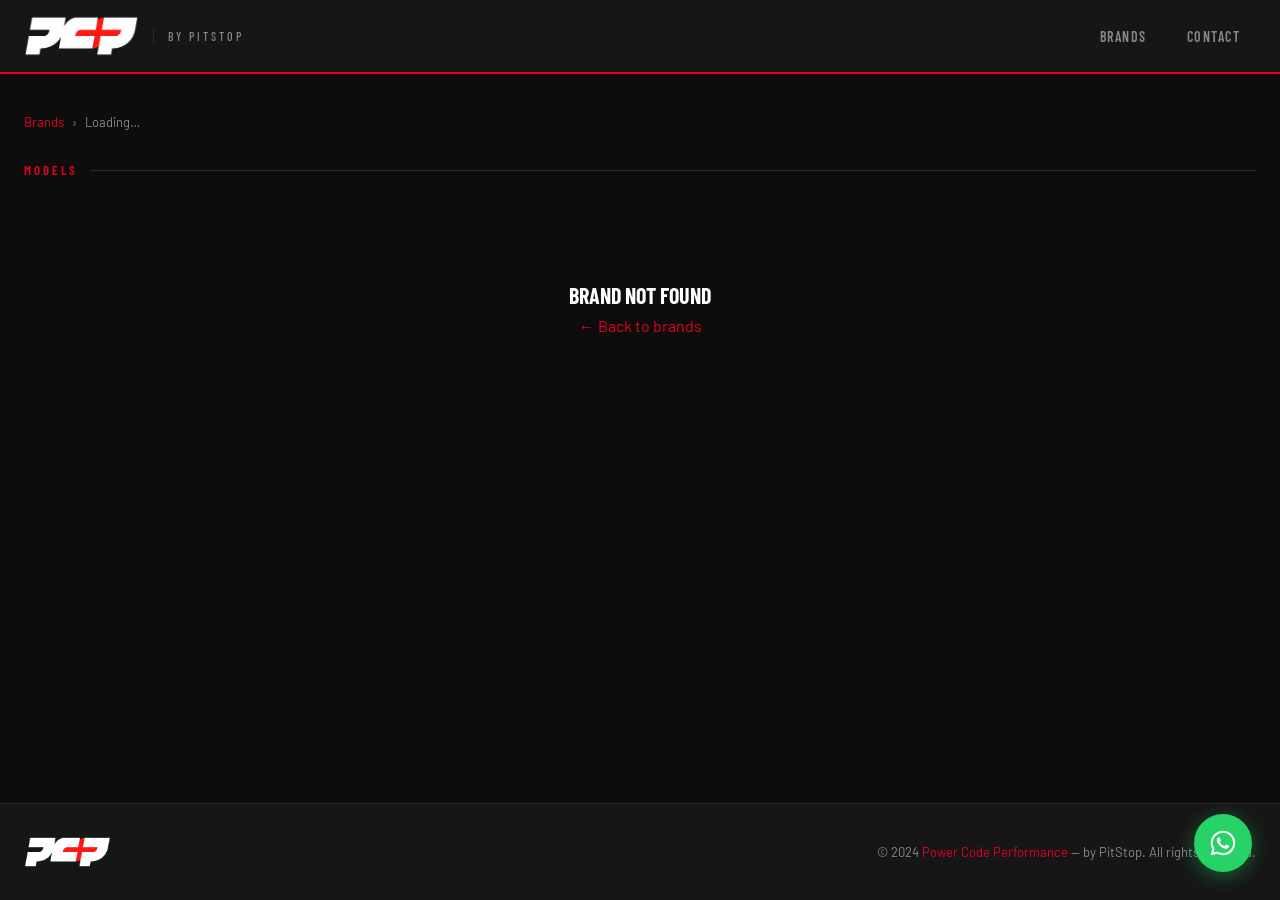
<file: brand.html>
<!DOCTYPE html>
<html lang="en">
<head>
  <meta charset="UTF-8" />
  <meta name="viewport" content="width=device-width, initial-scale=1.0" />
  <title>Brand — Power Code Performance</title>
  <link rel="stylesheet" href="style.css" />
</head>
<body>

  <!-- HEADER -->
  <header>
    <div class="header-inner">
      <a class="logo-wrap" href="index.html">
        <img src="images/logo.png" alt="Power Code Performance" />
        <span class="tagline">by PitStop</span>
      </a>
      <nav>
        <a href="index.html">Brands</a>
        <a href="contact.html">Contact</a>
      </nav>
    </div>
  </header>

  <!-- MAIN -->
  <main>
    <div class="breadcrumb" id="breadcrumb">
      <a href="index.html">Brands</a>
      <span>›</span>
      <span id="breadcrumbBrand">Loading…</span>
    </div>

    <div id="brandHeader"></div>

    <div class="section-title" id="modelsTitle">Models</div>
    <div class="models-list" id="modelsList">
      <div class="loading">Loading models…</div>
    </div>
  </main>

  <!-- FOOTER -->
  <footer>
    <div class="footer-inner">
      <div class="footer-logo"><img src="images/logo.png" alt="PCP" /></div>
      <div class="footer-copy">&copy; 2024 <span>Power Code Performance</span> — by PitStop. All rights reserved.</div>
    </div>
  </footer>

  <!-- WHATSAPP FLOAT -->
  <a class="whatsapp-float" href="https://wa.me/972549326225" target="_blank" title="Chat on WhatsApp">
    <svg width="28" height="28" viewBox="0 0 32 32" fill="white" xmlns="http://www.w3.org/2000/svg">
      <path d="M16 2C8.268 2 2 8.268 2 16c0 2.46.643 4.767 1.77 6.77L2 30l7.44-1.74A13.94 13.94 0 0016 30c7.732 0 14-6.268 14-14S23.732 2 16 2zm0 25.6a11.55 11.55 0 01-5.9-1.61l-.42-.25-4.42 1.03 1.06-4.3-.28-.44A11.56 11.56 0 014.4 16c0-6.4 5.2-11.6 11.6-11.6S27.6 9.6 27.6 16 22.4 27.6 16 27.6zm6.36-8.68c-.35-.17-2.07-1.02-2.39-1.14-.32-.12-.55-.17-.78.17-.23.35-.9 1.14-1.1 1.37-.2.23-.4.26-.75.09-.35-.17-1.48-.55-2.82-1.74-1.04-.93-1.74-2.08-1.95-2.43-.2-.35-.02-.54.15-.71.16-.16.35-.4.52-.6.17-.2.23-.35.35-.58.12-.23.06-.43-.03-.6-.09-.17-.78-1.88-1.07-2.57-.28-.68-.57-.58-.78-.59h-.66c-.23 0-.6.09-.91.43-.32.35-1.2 1.17-1.2 2.86s1.23 3.32 1.4 3.55c.17.23 2.42 3.7 5.87 5.19.82.35 1.46.56 1.96.72.82.26 1.57.22 2.16.13.66-.1 2.07-.85 2.36-1.66.29-.82.29-1.52.2-1.66-.08-.14-.31-.23-.66-.4z"/>
    </svg>
  </a>

  <script src="app.js"></script>
  <script>
    const params = new URLSearchParams(location.search);
    const brandId = params.get('brand');

    loadData().then(data => {
      const brand = data.brands.find(b => b.brand_id === brandId);
      if (!brand) {
        document.getElementById('modelsList').innerHTML = '<div class="empty-state"><h3>Brand not found</h3><p><a href="index.html" style="color:var(--red)">← Back to brands</a></p></div>';
        return;
      }

      document.title = `${brand.brand_name} — Power Code Performance`;
      document.getElementById('breadcrumbBrand').textContent = brand.brand_name;

      // Brand header
      const logoHtml = brand.logo_file
        ? `<img class="brand-header-logo" src="images/brands/${brand.logo_file}" alt="${brand.brand_name}" onerror="this.style.display='none'" />`
        : '';
      const models = data.models.filter(m => m.brand_id === brandId);
      document.getElementById('brandHeader').innerHTML = `
        <div class="brand-header">
          ${logoHtml}
          <div class="brand-header-info">
            <h2>${brand.brand_name}</h2>
            <p>${models.length} model${models.length !== 1 ? 's' : ''} available</p>
          </div>
        </div>`;

      // Models list
      if (!models.length) {
        document.getElementById('modelsList').innerHTML = '<div class="empty-state"><h3>No models yet</h3><p>Check back soon.</p></div>';
        return;
      }

      document.getElementById('modelsList').innerHTML = models.map(m => {
        const engine = data.engines[m.engine_id] || {};
        const stageData = data.stages[m.engine_id] || {};
        const stageBadges = [1, 2, 3].map(s => {
          const available = stageData[s] && stageData[s].tuned_hp;
          return `<span class="stage-badge ${available ? 'available' : 'soon'}">Stage ${s}${available ? '' : ' — Soon'}</span>`;
        }).join('');

        const photoHtml = m.photo_file
          ? `<img class="model-photo" src="images/models/${m.photo_file}" alt="${m.model_name}" onerror="this.outerHTML='<div class=\\'model-photo-placeholder\\'>No photo</div>'" />`
          : `<div class="model-photo-placeholder">No photo</div>`;

        const yearRange = m.year_from ? `${m.year_from}${m.year_to ? ' – ' + m.year_to : '+'}` : '';
        const engineLabel = engine.engine_name || m.engine_id || '';

        return `
          <a class="model-card" href="model.html?model=${encodeURIComponent(m.model_id)}">
            ${photoHtml}
            <div class="model-info">
              <h3>${m.model_name}</h3>
              <div class="meta">${[engineLabel, yearRange].filter(Boolean).join(' · ')}</div>
              <div class="model-stages">${stageBadges}</div>
            </div>
            <div class="model-arrow">›</div>
          </a>`;
      }).join('');
    });
  </script>
</body>
</html>
</file>
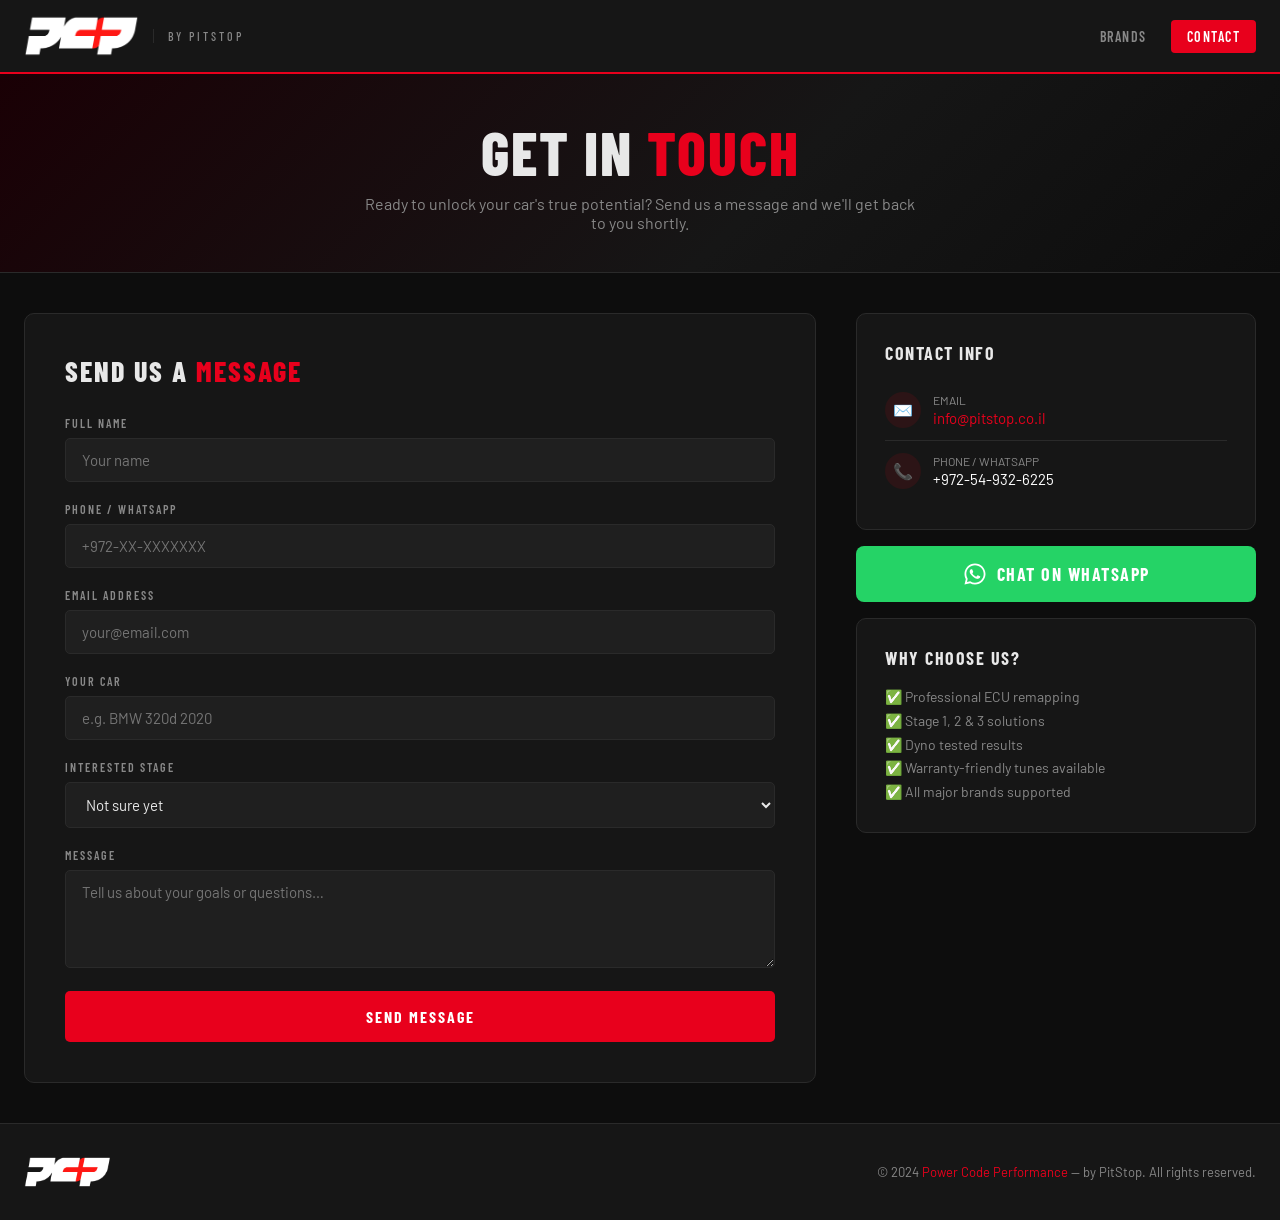
<file: contact.html>
<!DOCTYPE html>
<html lang="en">
<head>
  <meta charset="UTF-8" />
  <meta name="viewport" content="width=device-width, initial-scale=1.0" />
  <title>Contact — Power Code Performance</title>
  <link rel="stylesheet" href="style.css" />
</head>
<body>

  <!-- HEADER -->
  <header>
    <div class="header-inner">
      <a class="logo-wrap" href="index.html">
        <img src="images/logo.png" alt="Power Code Performance" />
        <span class="tagline">by PitStop</span>
      </a>
      <nav>
        <a href="index.html">Brands</a>
        <a href="contact.html" class="active">Contact</a>
      </nav>
    </div>
  </header>

  <!-- HERO -->
  <div class="hero-strip">
    <h1>Get in <span>Touch</span></h1>
    <p>Ready to unlock your car's true potential? Send us a message and we'll get back to you shortly.</p>
  </div>

  <!-- MAIN -->
  <main>
    <div class="contact-layout">

      <!-- FORM -->
      <div class="contact-form-card">
        <h2>Send us a <span style="color:var(--red)">Message</span></h2>
        <form id="contactForm" action="https://formsubmit.co/info@pitstop.co.il" method="POST">
          <!-- FormSubmit config -->
          <input type="hidden" name="_subject" value="New inquiry from Power Code Performance website" />
          <input type="hidden" name="_captcha" value="false" />
          <input type="hidden" name="_template" value="table" />
          <input type="text" name="_honey" style="display:none" />

          <div class="form-group">
            <label for="name">Full Name</label>
            <input type="text" id="name" name="name" placeholder="Your name" required />
          </div>

          <div class="form-group">
            <label for="phone">Phone / WhatsApp</label>
            <input type="tel" id="phone" name="phone" placeholder="+972-XX-XXXXXXX" />
          </div>

          <div class="form-group">
            <label for="email">Email Address</label>
            <input type="email" id="email" name="email" placeholder="your@email.com" required />
          </div>

          <div class="form-group">
            <label for="car">Your Car</label>
            <input type="text" id="car" name="car" placeholder="e.g. BMW 320d 2020" />
          </div>

          <div class="form-group">
            <label for="stage">Interested Stage</label>
            <select id="stage" name="stage">
              <option value="">Not sure yet</option>
              <option value="Stage 1">Stage 1</option>
              <option value="Stage 2">Stage 2</option>
              <option value="Stage 3">Stage 3</option>
            </select>
          </div>

          <div class="form-group">
            <label for="message">Message</label>
            <textarea id="message" name="message" rows="4" placeholder="Tell us about your goals or questions…"></textarea>
          </div>

          <button type="submit" class="submit-btn">Send Message</button>
        </form>
      </div>

      <!-- SIDEBAR -->
      <div class="contact-sidebar">

        <div class="contact-info-card">
          <h3>Contact Info</h3>
          <div class="contact-row">
            <div class="contact-icon">✉️</div>
            <div>
              <div style="font-size:12px;color:var(--muted);margin-bottom:2px">EMAIL</div>
              <a href="mailto:info@pitstop.co.il" style="color:var(--red)">info@pitstop.co.il</a>
            </div>
          </div>
          <div class="contact-row">
            <div class="contact-icon">📞</div>
            <div>
              <div style="font-size:12px;color:var(--muted);margin-bottom:2px">PHONE / WHATSAPP</div>
              <a href="tel:+972549326225" style="color:var(--white)">+972-54-932-6225</a>
            </div>
          </div>
        </div>

        <a class="whatsapp-btn" href="https://wa.me/972549326225?text=Hi!%20I'm%20interested%20in%20chip%20tuning%20for%20my%20car." target="_blank">
          <svg width="24" height="24" viewBox="0 0 32 32" fill="white" xmlns="http://www.w3.org/2000/svg">
            <path d="M16 2C8.268 2 2 8.268 2 16c0 2.46.643 4.767 1.77 6.77L2 30l7.44-1.74A13.94 13.94 0 0016 30c7.732 0 14-6.268 14-14S23.732 2 16 2zm0 25.6a11.55 11.55 0 01-5.9-1.61l-.42-.25-4.42 1.03 1.06-4.3-.28-.44A11.56 11.56 0 014.4 16c0-6.4 5.2-11.6 11.6-11.6S27.6 9.6 27.6 16 22.4 27.6 16 27.6zm6.36-8.68c-.35-.17-2.07-1.02-2.39-1.14-.32-.12-.55-.17-.78.17-.23.35-.9 1.14-1.1 1.37-.2.23-.4.26-.75.09-.35-.17-1.48-.55-2.82-1.74-1.04-.93-1.74-2.08-1.95-2.43-.2-.35-.02-.54.15-.71.16-.16.35-.4.52-.6.17-.2.23-.35.35-.58.12-.23.06-.43-.03-.6-.09-.17-.78-1.88-1.07-2.57-.28-.68-.57-.58-.78-.59h-.66c-.23 0-.6.09-.91.43-.32.35-1.2 1.17-1.2 2.86s1.23 3.32 1.4 3.55c.17.23 2.42 3.7 5.87 5.19.82.35 1.46.56 1.96.72.82.26 1.57.22 2.16.13.66-.1 2.07-.85 2.36-1.66.29-.82.29-1.52.2-1.66-.08-.14-.31-.23-.66-.4z"/>
          </svg>
          Chat on WhatsApp
        </a>

        <div class="contact-info-card">
          <h3>Why choose us?</h3>
          <div style="font-size:14px;color:var(--muted);line-height:1.7;margin-top:4px">
            ✅ Professional ECU remapping<br/>
            ✅ Stage 1, 2 &amp; 3 solutions<br/>
            ✅ Dyno tested results<br/>
            ✅ Warranty-friendly tunes available<br/>
            ✅ All major brands supported
          </div>
        </div>

      </div>
    </div>
  </main>

  <!-- FOOTER -->
  <footer>
    <div class="footer-inner">
      <div class="footer-logo"><img src="images/logo.png" alt="PCP" /></div>
      <div class="footer-copy">&copy; 2024 <span>Power Code Performance</span> — by PitStop. All rights reserved.</div>
    </div>
  </footer>

  <script>
    // Simple confirmation after submit
    document.getElementById('contactForm').addEventListener('submit', () => {
      setTimeout(() => {
        const btn = document.querySelector('.submit-btn');
        btn.textContent = 'Sent! ✓';
        btn.style.background = '#2ecc71';
      }, 100);
    });
  </script>
</body>
</html>
</file>
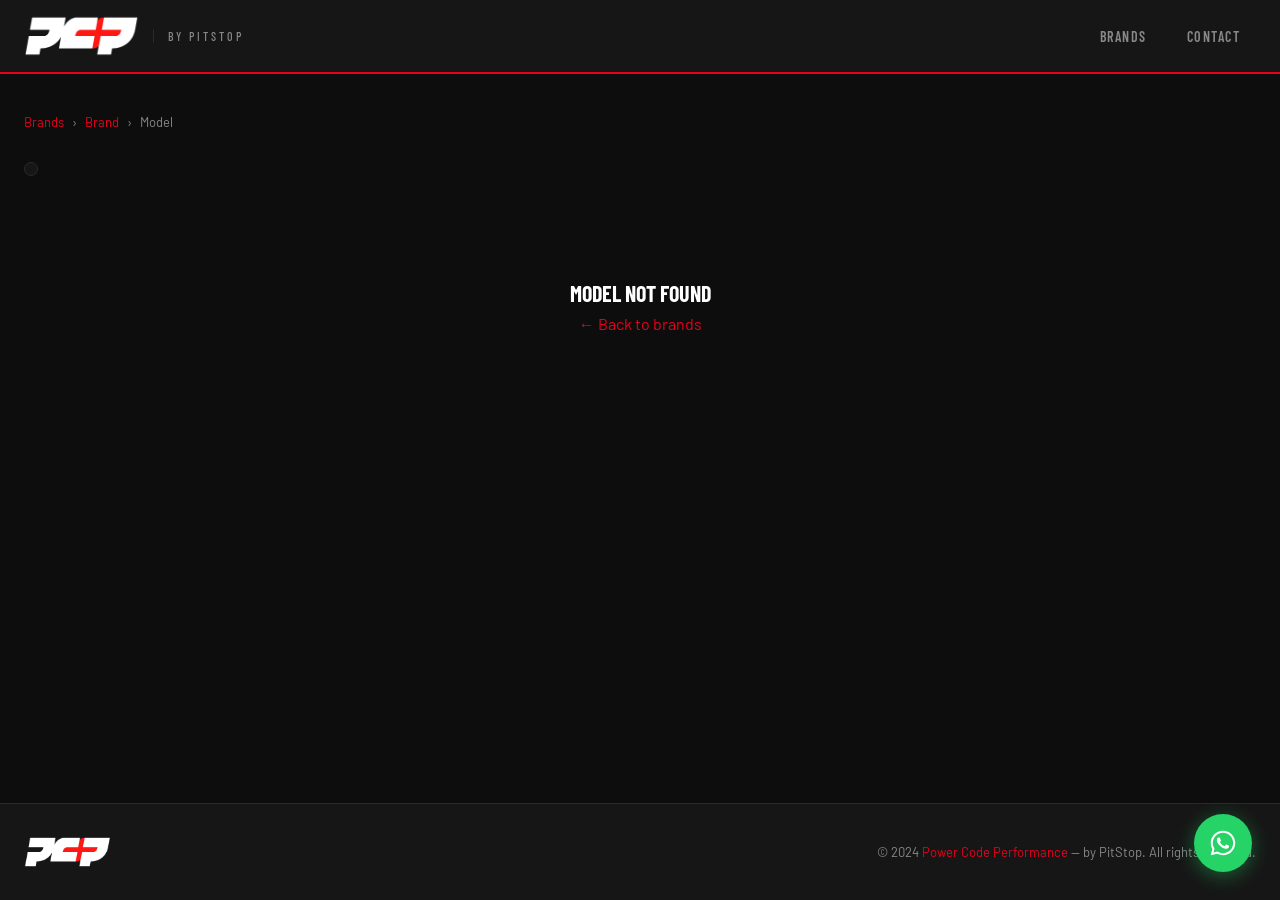
<file: model.html>
<!DOCTYPE html>
<html lang="en">
<head>
  <meta charset="UTF-8" />
  <meta name="viewport" content="width=device-width, initial-scale=1.0" />
  <title>Model — Power Code Performance</title>
  <link rel="stylesheet" href="style.css" />
</head>
<body>

  <!-- HEADER -->
  <header>
    <div class="header-inner">
      <a class="logo-wrap" href="index.html">
        <img src="images/logo.png" alt="Power Code Performance" />
        <span class="tagline">by PitStop</span>
      </a>
      <nav>
        <a href="index.html">Brands</a>
        <a href="contact.html">Contact</a>
      </nav>
    </div>
  </header>

  <!-- MAIN -->
  <main>
    <div class="breadcrumb" id="breadcrumb">
      <a href="index.html">Brands</a>
      <span>›</span>
      <a href="#" id="breadcrumbBrand">Brand</a>
      <span>›</span>
      <span id="breadcrumbModel">Model</span>
    </div>

    <div id="modelHero"></div>

    <!-- STAGE TABS -->
    <div class="tabs" id="stageTabs"></div>

    <!-- STAGE PANELS -->
    <div id="stagePanels"></div>
  </main>

  <!-- FOOTER -->
  <footer>
    <div class="footer-inner">
      <div class="footer-logo"><img src="images/logo.png" alt="PCP" /></div>
      <div class="footer-copy">&copy; 2024 <span>Power Code Performance</span> — by PitStop. All rights reserved.</div>
    </div>
  </footer>

  <!-- WHATSAPP FLOAT -->
  <a class="whatsapp-float" href="https://wa.me/972549326225" target="_blank" title="Chat on WhatsApp">
    <svg width="28" height="28" viewBox="0 0 32 32" fill="white" xmlns="http://www.w3.org/2000/svg">
      <path d="M16 2C8.268 2 2 8.268 2 16c0 2.46.643 4.767 1.77 6.77L2 30l7.44-1.74A13.94 13.94 0 0016 30c7.732 0 14-6.268 14-14S23.732 2 16 2zm0 25.6a11.55 11.55 0 01-5.9-1.61l-.42-.25-4.42 1.03 1.06-4.3-.28-.44A11.56 11.56 0 014.4 16c0-6.4 5.2-11.6 11.6-11.6S27.6 9.6 27.6 16 22.4 27.6 16 27.6zm6.36-8.68c-.35-.17-2.07-1.02-2.39-1.14-.32-.12-.55-.17-.78.17-.23.35-.9 1.14-1.1 1.37-.2.23-.4.26-.75.09-.35-.17-1.48-.55-2.82-1.74-1.04-.93-1.74-2.08-1.95-2.43-.2-.35-.02-.54.15-.71.16-.16.35-.4.52-.6.17-.2.23-.35.35-.58.12-.23.06-.43-.03-.6-.09-.17-.78-1.88-1.07-2.57-.28-.68-.57-.58-.78-.59h-.66c-.23 0-.6.09-.91.43-.32.35-1.2 1.17-1.2 2.86s1.23 3.32 1.4 3.55c.17.23 2.42 3.7 5.87 5.19.82.35 1.46.56 1.96.72.82.26 1.57.22 2.16.13.66-.1 2.07-.85 2.36-1.66.29-.82.29-1.52.2-1.66-.08-.14-.31-.23-.66-.4z"/>
    </svg>
  </a>

  <script src="app.js"></script>
  <script>
    const params = new URLSearchParams(location.search);
    const modelId = params.get('model');

    loadData().then(data => {
      const model = data.models.find(m => m.model_id === modelId);
      if (!model) {
        document.getElementById('stagePanels').innerHTML = '<div class="empty-state"><h3>Model not found</h3><p><a href="index.html" style="color:var(--red)">← Back to brands</a></p></div>';
        return;
      }

      const brand = data.brands.find(b => b.brand_id === model.brand_id) || {};
      const engine = data.engines[model.engine_id] || {};
      const stageData = data.stages[model.engine_id] || {};

      document.title = `${brand.brand_name || ''} ${model.model_name} — Power Code Performance`;

      // Breadcrumb
      document.getElementById('breadcrumbBrand').textContent = brand.brand_name || 'Brand';
      document.getElementById('breadcrumbBrand').href = `brand.html?brand=${encodeURIComponent(model.brand_id)}`;
      document.getElementById('breadcrumbModel').textContent = model.model_name;

      // Hero
      const yearRange = model.year_from ? `${model.year_from}${model.year_to ? ' – ' + model.year_to : '+'}` : '';
      const photoHtml = model.photo_file
        ? `<img src="images/models/${model.photo_file}" alt="${model.model_name}" onerror="this.parentElement.innerHTML='<div style=\\'padding:40px;text-align:center;color:var(--muted)\\'>No photo available</div>'" />`
        : `<div style="padding:60px;text-align:center;color:var(--muted)">No photo available</div>`;

      document.getElementById('modelHero').innerHTML = `
        <div class="model-hero">
          <div class="model-hero-image">${photoHtml}</div>
          <div class="model-hero-info">
            <div class="brand-label">${brand.brand_name || ''}</div>
            <h2>${model.model_name}</h2>
            <div class="engine-name">${engine.engine_name || model.engine_id || ''}</div>
            ${yearRange ? `<div class="years">${yearRange}</div>` : ''}
          </div>
        </div>`;

      // Tabs & Panels
      const tabsEl = document.getElementById('stageTabs');
      const panelsEl = document.getElementById('stagePanels');

      [1, 2, 3].forEach(stage => {
        const s = stageData[stage];
        const hasData = s && s.tuned_hp;

        // Tab button
        const btn = document.createElement('button');
        btn.className = 'tab-btn' + (stage === 1 ? ' active' : '') + (!hasData ? ' disabled' : '');
        btn.textContent = `Stage ${stage}`;
        btn.dataset.stage = stage;
        if (hasData || true) { // allow clicking all tabs (coming soon shows message)
          btn.addEventListener('click', () => {
            document.querySelectorAll('.tab-btn').forEach(b => b.classList.remove('active'));
            document.querySelectorAll('.tab-panel').forEach(p => p.classList.remove('active'));
            btn.classList.add('active');
            document.getElementById(`panel-${stage}`).classList.add('active');
          });
        }
        tabsEl.appendChild(btn);

        // Panel content
        const panel = document.createElement('div');
        panel.className = 'tab-panel' + (stage === 1 ? ' active' : '');
        panel.id = `panel-${stage}`;

        if (hasData) {
          const hpGain = s.tuned_hp - s.orig_hp;
          const tqGain = s.tuned_torque - s.orig_torque;

          panel.innerHTML = `
            <div class="specs-grid">
              <div class="specs-card">
                <div class="specs-card-title">Original</div>
                <div class="stat-row">
                  <div class="stat-cell">
                    <div class="stat-label">Power</div>
                    <div class="stat-value">${s.orig_hp}<span class="unit">HP</span></div>
                  </div>
                  <div class="stat-cell">
                    <div class="stat-label">Torque</div>
                    <div class="stat-value">${s.orig_torque}<span class="unit">Nm</span></div>
                  </div>
                </div>
              </div>
              <div class="specs-card tuned">
                <div class="specs-card-title">Stage ${stage} — Tuned</div>
                <div class="stat-row">
                  <div class="stat-cell">
                    <div class="stat-label">Power</div>
                    <div class="stat-value">${s.tuned_hp}<span class="unit">HP</span></div>
                    ${hpGain > 0 ? `<div class="gain-badge">+${hpGain} HP</div>` : ''}
                  </div>
                  <div class="stat-cell">
                    <div class="stat-label">Torque</div>
                    <div class="stat-value">${s.tuned_torque}<span class="unit">Nm</span></div>
                    ${tqGain > 0 ? `<div class="gain-badge">+${tqGain} Nm</div>` : ''}
                  </div>
                </div>
              </div>
            </div>`;
        } else {
          panel.innerHTML = `
            <div class="coming-soon">
              <div class="icon">⚡</div>
              <h3>Stage ${stage} — Coming Soon</h3>
              <p>We're working on this tune. Contact us to be notified when it's available.</p>
              <a class="cta-btn" href="contact.html">Contact Us</a>
            </div>`;
        }

        panelsEl.appendChild(panel);
      });
    });
  </script>
</body>
</html>
</file>
<file: style.css>
/* ===== POWER CODE PERFORMANCE — GLOBAL STYLES ===== */
@import url('https://fonts.googleapis.com/css2?family=Barlow+Condensed:wght@300;400;500;600;700;800&family=Barlow:wght@300;400;500;600&display=swap');

:root {
  --red:      #e8001c;
  --red-dim:  #a80015;
  --bg:       #0d0d0d;
  --bg2:      #161616;
  --bg3:      #1f1f1f;
  --border:   #2a2a2a;
  --text:     #e8e8e8;
  --muted:    #888;
  --white:    #ffffff;
}

*, *::before, *::after { box-sizing: border-box; margin: 0; padding: 0; }

html { scroll-behavior: smooth; }

body {
  font-family: 'Barlow', sans-serif;
  background: var(--bg);
  color: var(--text);
  min-height: 100vh;
  display: flex;
  flex-direction: column;
}

a { color: inherit; text-decoration: none; }
img { max-width: 100%; display: block; }

/* ===== HEADER ===== */
header {
  background: var(--bg2);
  border-bottom: 2px solid var(--red);
  position: sticky;
  top: 0;
  z-index: 100;
}

.header-inner {
  max-width: 1280px;
  margin: 0 auto;
  padding: 0 24px;
  height: 72px;
  display: flex;
  align-items: center;
  justify-content: space-between;
  gap: 24px;
}

.logo-wrap {
  display: flex;
  align-items: center;
  gap: 14px;
}

.logo-wrap img {
  height: 42px;
  width: auto;
}

.tagline {
  font-family: 'Barlow Condensed', sans-serif;
  font-size: 12px;
  font-weight: 500;
  letter-spacing: 3px;
  text-transform: uppercase;
  color: var(--muted);
  border-left: 1px solid var(--border);
  padding-left: 14px;
}

nav {
  display: flex;
  gap: 8px;
}

nav a {
  font-family: 'Barlow Condensed', sans-serif;
  font-size: 14px;
  font-weight: 600;
  letter-spacing: 1.5px;
  text-transform: uppercase;
  padding: 8px 16px;
  border-radius: 4px;
  transition: background 0.2s, color 0.2s;
  color: var(--muted);
}

nav a:hover, nav a.active {
  background: var(--red);
  color: var(--white);
}

/* ===== HERO STRIP ===== */
.hero-strip {
  background: linear-gradient(135deg, #1a0005 0%, var(--bg2) 60%, #0d0d0d 100%);
  border-bottom: 1px solid var(--border);
  padding: 48px 24px 40px;
  text-align: center;
}

.hero-strip h1 {
  font-family: 'Barlow Condensed', sans-serif;
  font-size: clamp(32px, 5vw, 60px);
  font-weight: 800;
  text-transform: uppercase;
  letter-spacing: 2px;
  line-height: 1;
}

.hero-strip h1 span { color: var(--red); }

.hero-strip p {
  margin-top: 12px;
  font-size: 16px;
  color: var(--muted);
  max-width: 560px;
  margin-left: auto;
  margin-right: auto;
}

/* ===== MAIN CONTENT ===== */
main {
  flex: 1;
  max-width: 1280px;
  width: 100%;
  margin: 0 auto;
  padding: 40px 24px;
}

/* ===== SECTION TITLE ===== */
.section-title {
  font-family: 'Barlow Condensed', sans-serif;
  font-size: 13px;
  font-weight: 600;
  letter-spacing: 3px;
  text-transform: uppercase;
  color: var(--red);
  margin-bottom: 24px;
  display: flex;
  align-items: center;
  gap: 12px;
}

.section-title::after {
  content: '';
  flex: 1;
  height: 1px;
  background: var(--border);
}

/* ===== BRANDS GRID ===== */
.brands-grid {
  display: grid;
  grid-template-columns: repeat(auto-fill, minmax(160px, 1fr));
  gap: 16px;
}

.brand-card {
  background: var(--bg2);
  border: 1px solid var(--border);
  border-radius: 8px;
  padding: 28px 16px 20px;
  display: flex;
  flex-direction: column;
  align-items: center;
  gap: 14px;
  cursor: pointer;
  transition: border-color 0.2s, transform 0.2s, background 0.2s;
  position: relative;
  overflow: hidden;
}

.brand-card::before {
  content: '';
  position: absolute;
  bottom: 0; left: 0; right: 0;
  height: 2px;
  background: var(--red);
  transform: scaleX(0);
  transition: transform 0.2s;
}

.brand-card:hover {
  border-color: var(--red);
  background: var(--bg3);
  transform: translateY(-3px);
}

.brand-card:hover::before { transform: scaleX(1); }

.brand-logo {
  width: 80px;
  height: 56px;
  object-fit: contain;
  filter: brightness(0.9);
  transition: filter 0.2s;
}

.brand-card:hover .brand-logo { filter: brightness(1.1); }

.brand-logo-placeholder {
  width: 80px;
  height: 56px;
  display: flex;
  align-items: center;
  justify-content: center;
  background: var(--bg3);
  border-radius: 6px;
  font-family: 'Barlow Condensed', sans-serif;
  font-size: 11px;
  color: var(--muted);
  text-transform: uppercase;
  letter-spacing: 1px;
}

.brand-name {
  font-family: 'Barlow Condensed', sans-serif;
  font-size: 15px;
  font-weight: 700;
  text-transform: uppercase;
  letter-spacing: 1.5px;
  color: var(--white);
}

.brand-count {
  font-size: 12px;
  color: var(--muted);
}

/* ===== SEARCH BAR ===== */
.search-wrap {
  margin-bottom: 32px;
}

.search-input {
  width: 100%;
  max-width: 440px;
  background: var(--bg2);
  border: 1px solid var(--border);
  border-radius: 6px;
  padding: 12px 18px;
  color: var(--text);
  font-family: 'Barlow', sans-serif;
  font-size: 15px;
  outline: none;
  transition: border-color 0.2s;
}

.search-input::placeholder { color: var(--muted); }
.search-input:focus { border-color: var(--red); }

/* ===== BREADCRUMB ===== */
.breadcrumb {
  display: flex;
  align-items: center;
  gap: 8px;
  font-size: 13px;
  color: var(--muted);
  margin-bottom: 32px;
}

.breadcrumb a { color: var(--red); transition: opacity 0.2s; }
.breadcrumb a:hover { opacity: 0.8; }
.breadcrumb span { color: var(--muted); }

/* ===== BRAND HEADER (brand.html) ===== */
.brand-header {
  display: flex;
  align-items: center;
  gap: 28px;
  background: var(--bg2);
  border: 1px solid var(--border);
  border-radius: 10px;
  padding: 28px 32px;
  margin-bottom: 36px;
}

.brand-header-logo {
  width: 100px;
  height: 70px;
  object-fit: contain;
  flex-shrink: 0;
}

.brand-header-info h2 {
  font-family: 'Barlow Condensed', sans-serif;
  font-size: 36px;
  font-weight: 800;
  text-transform: uppercase;
  letter-spacing: 2px;
}

.brand-header-info p {
  margin-top: 4px;
  font-size: 14px;
  color: var(--muted);
}

/* ===== MODELS LIST ===== */
.models-list {
  display: flex;
  flex-direction: column;
  gap: 12px;
}

.model-card {
  background: var(--bg2);
  border: 1px solid var(--border);
  border-radius: 8px;
  padding: 0;
  overflow: hidden;
  cursor: pointer;
  transition: border-color 0.2s;
  display: flex;
  align-items: center;
  gap: 0;
}

.model-card:hover { border-color: var(--red); }

.model-photo {
  width: 140px;
  height: 90px;
  object-fit: cover;
  flex-shrink: 0;
}

.model-photo-placeholder {
  width: 140px;
  height: 90px;
  background: var(--bg3);
  display: flex;
  align-items: center;
  justify-content: center;
  flex-shrink: 0;
  font-size: 11px;
  color: var(--muted);
}

.model-info {
  padding: 16px 24px;
  flex: 1;
}

.model-info h3 {
  font-family: 'Barlow Condensed', sans-serif;
  font-size: 20px;
  font-weight: 700;
  text-transform: uppercase;
  letter-spacing: 1px;
}

.model-info .meta {
  font-size: 13px;
  color: var(--muted);
  margin-top: 4px;
}

.model-stages {
  display: flex;
  gap: 6px;
  margin-top: 8px;
}

.stage-badge {
  font-family: 'Barlow Condensed', sans-serif;
  font-size: 11px;
  font-weight: 700;
  letter-spacing: 1px;
  padding: 3px 8px;
  border-radius: 3px;
  text-transform: uppercase;
}

.stage-badge.available {
  background: rgba(232, 0, 28, 0.15);
  color: var(--red);
  border: 1px solid rgba(232, 0, 28, 0.3);
}

.stage-badge.soon {
  background: rgba(255,255,255,0.05);
  color: var(--muted);
  border: 1px solid var(--border);
}

.model-arrow {
  padding: 0 24px;
  color: var(--muted);
  font-size: 20px;
  transition: color 0.2s, transform 0.2s;
}

.model-card:hover .model-arrow {
  color: var(--red);
  transform: translateX(4px);
}

/* ===== MODEL DETAIL PAGE ===== */
.model-hero {
  background: var(--bg2);
  border: 1px solid var(--border);
  border-radius: 10px;
  overflow: hidden;
  margin-bottom: 36px;
  display: grid;
  grid-template-columns: 1fr 1fr;
}

.model-hero-image {
  min-height: 280px;
  background: var(--bg3);
  display: flex;
  align-items: center;
  justify-content: center;
  overflow: hidden;
}

.model-hero-image img {
  width: 100%;
  height: 100%;
  object-fit: cover;
}

.model-hero-info {
  padding: 36px 40px;
  display: flex;
  flex-direction: column;
  justify-content: center;
}

.model-hero-info .brand-label {
  font-family: 'Barlow Condensed', sans-serif;
  font-size: 12px;
  font-weight: 600;
  letter-spacing: 3px;
  text-transform: uppercase;
  color: var(--red);
  margin-bottom: 8px;
}

.model-hero-info h2 {
  font-family: 'Barlow Condensed', sans-serif;
  font-size: 42px;
  font-weight: 800;
  text-transform: uppercase;
  letter-spacing: 2px;
  line-height: 1;
}

.model-hero-info .engine-name {
  margin-top: 12px;
  font-size: 14px;
  color: var(--muted);
}

.model-hero-info .years {
  margin-top: 4px;
  font-family: 'Barlow Condensed', sans-serif;
  font-size: 18px;
  font-weight: 600;
  color: var(--white);
}

/* ===== STAGE TABS ===== */
.tabs {
  display: flex;
  gap: 4px;
  margin-bottom: 24px;
  background: var(--bg2);
  border: 1px solid var(--border);
  border-radius: 8px;
  padding: 6px;
  width: fit-content;
}

.tab-btn {
  font-family: 'Barlow Condensed', sans-serif;
  font-size: 14px;
  font-weight: 700;
  letter-spacing: 1.5px;
  text-transform: uppercase;
  padding: 10px 28px;
  border-radius: 5px;
  border: none;
  cursor: pointer;
  background: transparent;
  color: var(--muted);
  transition: background 0.2s, color 0.2s;
}

.tab-btn:hover { color: var(--white); }

.tab-btn.active {
  background: var(--red);
  color: var(--white);
}

.tab-btn.disabled {
  opacity: 0.35;
  cursor: default;
}

.tab-panel { display: none; }
.tab-panel.active { display: block; }

/* ===== SPECS TABLE ===== */
.specs-grid {
  display: grid;
  grid-template-columns: 1fr 1fr;
  gap: 20px;
}

.specs-card {
  background: var(--bg2);
  border: 1px solid var(--border);
  border-radius: 8px;
  overflow: hidden;
}

.specs-card-title {
  font-family: 'Barlow Condensed', sans-serif;
  font-size: 12px;
  font-weight: 700;
  letter-spacing: 3px;
  text-transform: uppercase;
  padding: 14px 24px;
  border-bottom: 1px solid var(--border);
  color: var(--muted);
}

.specs-card.tuned .specs-card-title {
  color: var(--red);
  border-bottom-color: rgba(232,0,28,0.3);
}

.stat-row {
  display: grid;
  grid-template-columns: 1fr 1fr;
  border-bottom: 1px solid var(--border);
}

.stat-row:last-child { border-bottom: none; }

.stat-cell {
  padding: 20px 24px;
  border-right: 1px solid var(--border);
}

.stat-cell:last-child { border-right: none; }

.stat-label {
  font-size: 11px;
  font-weight: 600;
  letter-spacing: 2px;
  text-transform: uppercase;
  color: var(--muted);
  margin-bottom: 6px;
}

.stat-value {
  font-family: 'Barlow Condensed', sans-serif;
  font-size: 40px;
  font-weight: 800;
  line-height: 1;
  color: var(--white);
}

.stat-value .unit {
  font-size: 18px;
  font-weight: 400;
  color: var(--muted);
  margin-left: 4px;
}

.specs-card.tuned .stat-value { color: var(--red); }

.gain-badge {
  display: inline-flex;
  align-items: center;
  gap: 4px;
  margin-top: 6px;
  font-family: 'Barlow Condensed', sans-serif;
  font-size: 13px;
  font-weight: 700;
  color: #2ecc71;
  background: rgba(46, 204, 113, 0.1);
  border: 1px solid rgba(46, 204, 113, 0.2);
  border-radius: 3px;
  padding: 2px 8px;
}

/* ===== COMING SOON PANEL ===== */
.coming-soon {
  background: var(--bg2);
  border: 1px dashed var(--border);
  border-radius: 8px;
  padding: 60px 24px;
  text-align: center;
}

.coming-soon .icon { font-size: 36px; margin-bottom: 16px; }

.coming-soon h3 {
  font-family: 'Barlow Condensed', sans-serif;
  font-size: 22px;
  font-weight: 700;
  text-transform: uppercase;
  letter-spacing: 2px;
  color: var(--white);
}

.coming-soon p {
  margin-top: 8px;
  font-size: 14px;
  color: var(--muted);
}

.coming-soon .cta-btn {
  display: inline-block;
  margin-top: 20px;
  background: var(--red);
  color: var(--white);
  font-family: 'Barlow Condensed', sans-serif;
  font-size: 14px;
  font-weight: 700;
  letter-spacing: 2px;
  text-transform: uppercase;
  padding: 12px 28px;
  border-radius: 5px;
  transition: background 0.2s;
}

.coming-soon .cta-btn:hover { background: var(--red-dim); }

/* ===== CONTACT PAGE ===== */
.contact-layout {
  display: grid;
  grid-template-columns: 1fr 400px;
  gap: 40px;
  align-items: start;
}

.contact-form-card {
  background: var(--bg2);
  border: 1px solid var(--border);
  border-radius: 10px;
  padding: 40px;
}

.contact-form-card h2 {
  font-family: 'Barlow Condensed', sans-serif;
  font-size: 28px;
  font-weight: 800;
  text-transform: uppercase;
  letter-spacing: 2px;
  margin-bottom: 28px;
}

.form-group {
  margin-bottom: 20px;
}

.form-group label {
  display: block;
  font-family: 'Barlow Condensed', sans-serif;
  font-size: 12px;
  font-weight: 600;
  letter-spacing: 2px;
  text-transform: uppercase;
  color: var(--muted);
  margin-bottom: 8px;
}

.form-group input,
.form-group select,
.form-group textarea {
  width: 100%;
  background: var(--bg3);
  border: 1px solid var(--border);
  border-radius: 5px;
  padding: 12px 16px;
  color: var(--text);
  font-family: 'Barlow', sans-serif;
  font-size: 15px;
  outline: none;
  transition: border-color 0.2s;
  resize: vertical;
}

.form-group input:focus,
.form-group select:focus,
.form-group textarea:focus { border-color: var(--red); }

.form-group select option { background: var(--bg3); }

.submit-btn {
  width: 100%;
  background: var(--red);
  color: var(--white);
  border: none;
  border-radius: 5px;
  padding: 16px 24px;
  font-family: 'Barlow Condensed', sans-serif;
  font-size: 16px;
  font-weight: 700;
  letter-spacing: 2px;
  text-transform: uppercase;
  cursor: pointer;
  transition: background 0.2s;
}

.submit-btn:hover { background: var(--red-dim); }

.contact-sidebar {
  display: flex;
  flex-direction: column;
  gap: 16px;
}

.contact-info-card {
  background: var(--bg2);
  border: 1px solid var(--border);
  border-radius: 10px;
  padding: 28px;
}

.contact-info-card h3 {
  font-family: 'Barlow Condensed', sans-serif;
  font-size: 18px;
  font-weight: 700;
  text-transform: uppercase;
  letter-spacing: 1.5px;
  margin-bottom: 16px;
}

.contact-row {
  display: flex;
  align-items: center;
  gap: 12px;
  padding: 12px 0;
  border-top: 1px solid var(--border);
  font-size: 15px;
}

.contact-row:first-of-type { border-top: none; }

.contact-icon {
  width: 36px;
  height: 36px;
  border-radius: 50%;
  background: rgba(232,0,28,0.1);
  display: flex;
  align-items: center;
  justify-content: center;
  flex-shrink: 0;
  font-size: 16px;
}

.whatsapp-btn {
  display: flex;
  align-items: center;
  justify-content: center;
  gap: 10px;
  background: #25D366;
  color: var(--white);
  border-radius: 8px;
  padding: 16px 24px;
  font-family: 'Barlow Condensed', sans-serif;
  font-size: 18px;
  font-weight: 700;
  letter-spacing: 1.5px;
  text-transform: uppercase;
  transition: background 0.2s;
  text-decoration: none;
}

.whatsapp-btn:hover { background: #1da854; }

/* ===== WHATSAPP FLOAT ===== */
.whatsapp-float {
  position: fixed;
  bottom: 28px;
  right: 28px;
  width: 58px;
  height: 58px;
  background: #25D366;
  border-radius: 50%;
  display: flex;
  align-items: center;
  justify-content: center;
  font-size: 26px;
  box-shadow: 0 4px 20px rgba(37, 211, 102, 0.4);
  transition: transform 0.2s, box-shadow 0.2s;
  z-index: 200;
}

.whatsapp-float:hover {
  transform: scale(1.1);
  box-shadow: 0 6px 28px rgba(37, 211, 102, 0.5);
}

/* ===== FOOTER ===== */
footer {
  background: var(--bg2);
  border-top: 1px solid var(--border);
  padding: 32px 24px;
  margin-top: auto;
}

.footer-inner {
  max-width: 1280px;
  margin: 0 auto;
  display: flex;
  align-items: center;
  justify-content: space-between;
  gap: 16px;
  flex-wrap: wrap;
}

.footer-logo img { height: 32px; width: auto; }

.footer-copy {
  font-size: 13px;
  color: var(--muted);
}

.footer-copy span { color: var(--red); }

/* ===== LOADING STATE ===== */
.loading {
  text-align: center;
  padding: 80px 24px;
  color: var(--muted);
  font-size: 15px;
}

/* ===== EMPTY STATE ===== */
.empty-state {
  text-align: center;
  padding: 80px 24px;
  color: var(--muted);
}

.empty-state h3 {
  font-family: 'Barlow Condensed', sans-serif;
  font-size: 22px;
  font-weight: 700;
  text-transform: uppercase;
  color: var(--white);
  margin-bottom: 8px;
}

/* ===== RESPONSIVE ===== */
@media (max-width: 900px) {
  .model-hero { grid-template-columns: 1fr; }
  .model-hero-image { min-height: 200px; }
  .contact-layout { grid-template-columns: 1fr; }
  .specs-grid { grid-template-columns: 1fr; }
}

@media (max-width: 640px) {
  .header-inner { height: 60px; }
  .tagline { display: none; }
  nav a { padding: 6px 10px; font-size: 12px; }
  .brands-grid { grid-template-columns: repeat(auto-fill, minmax(130px, 1fr)); gap: 12px; }
  .model-card { flex-direction: column; align-items: flex-start; }
  .model-photo, .model-photo-placeholder { width: 100%; height: 160px; }
  .model-arrow { display: none; }
  .stat-value { font-size: 30px; }
}
</file>
